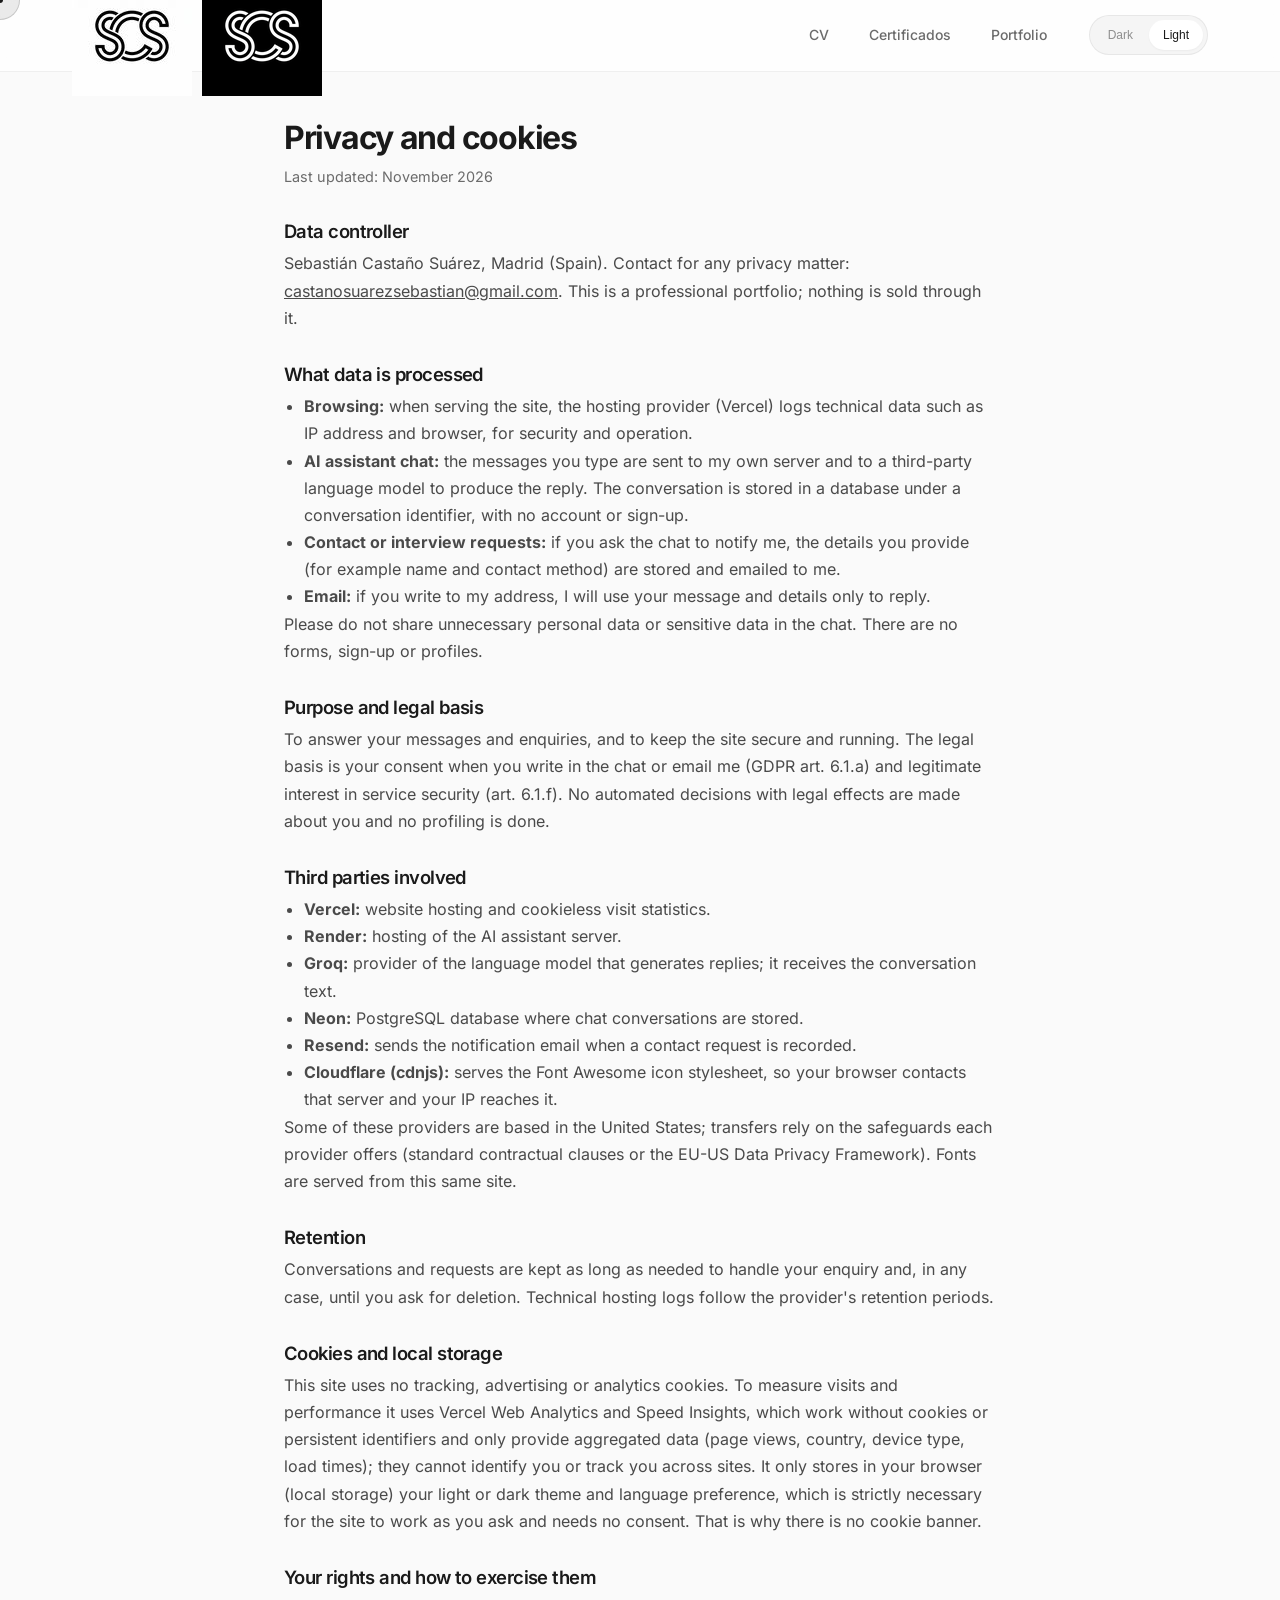
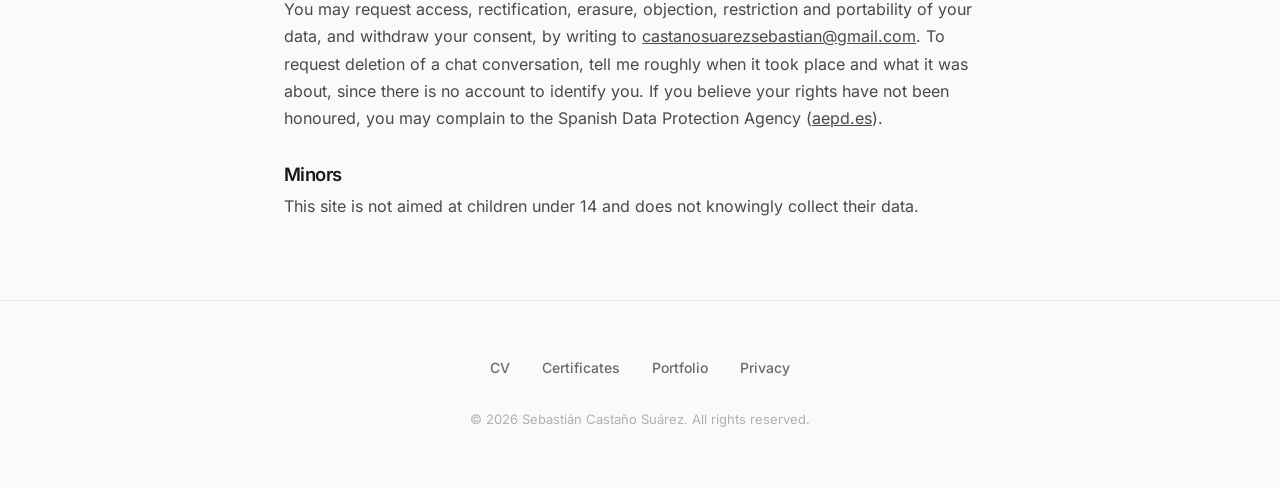
<file: privacidad.html>
<!DOCTYPE html>
<html lang="es" data-theme="dark">
<head>
  <meta charset="UTF-8">
  <meta name="viewport" content="width=device-width, initial-scale=1.0">
  <meta name="description" content="Política de privacidad y cookies de Sebastián Castaño Suárez">
  <title>Privacidad | Sebastián Castaño Suárez</title>
  <meta name="i18n-title" content="privacy.page.title">

  <link rel="icon" type="image/svg+xml" href="data:image/svg+xml,<svg xmlns='http://www.w3.org/2000/svg' viewBox='0 0 100 100'><text y='.9em' font-size='90'>S</text></svg>">
  <link rel="stylesheet" href="assets/css/fonts.css">
  <link rel="stylesheet" href="assets/css/style.css">
  <link rel="stylesheet" href="https://cdnjs.cloudflare.com/ajax/libs/font-awesome/6.5.1/css/all.min.css">

  <style>
    .legal { max-width: 760px; margin: 0 auto; padding: 120px 24px 80px; }
    .legal h1 { font-size: 2rem; margin-bottom: 8px; }
    .legal h2 { font-size: 1.15rem; margin: 32px 0 8px; }
    .legal p, .legal li { color: var(--text-secondary); line-height: 1.7; }
    .legal ul { padding-left: 20px; }
    .legal a { text-decoration: underline; }
    .legal .upd { color: var(--text-tertiary); font-size: .9rem; }
    html[lang="en"] .legal .es, html:not([lang="en"]) .legal .en { display: none; }
  </style>
</head>
<body>
  <a class="skip-link" href="#contenido">Saltar al contenido</a>
  <!-- Header -->
  <header class="header">

    <div class="header-content">

      <a href="index.html" class="logo">
        <img src="assets/images/blancoSCS.png" alt="SCS" class="logo-img logo-img--light">
        <img src="assets/images/negroSCS.png" alt="SCS" class="logo-img logo-img--dark">
      </a>



      <nav class="nav">

        <a href="index.html" class="nav-link">CV</a>

        <a href="certificados.html" class="nav-link">Certificados</a>

        <a href="portfolio.html" class="nav-link">Portfolio</a>



        <div class="theme-toggle">

          <button class="theme-btn" data-theme="dark" data-i18n="nav.theme.dark">Dark</button>

          <button class="theme-btn active" data-theme="light" data-i18n="nav.theme.light">Light</button>

        </div>

      </nav>



      <button class="mobile-menu-btn" aria-label="Menu" aria-expanded="false">

        <span></span>

        <span></span>

        <span></span>

      </button>

    </div>

  </header>

  <main id="contenido" tabindex="-1" class="legal">
<div class="es" lang="es">
<h1>Privacidad y cookies</h1>
<p class="upd">Última actualización: noviembre de 2026</p>
<h2>Quién es el responsable</h2>
<p>Sebastián Castaño Suárez, Madrid (España). Contacto para cualquier asunto de privacidad: <a href='mailto:castanosuarezsebastian@gmail.com'>castanosuarezsebastian@gmail.com</a>. Esta web es un portfolio profesional, sin venta de productos ni servicios.</p>
<h2>Qué datos se tratan</h2>
<ul><li><strong>Navegación:</strong> al servir la web, el hosting (Vercel) registra datos técnicos como la dirección IP y el navegador, con fines de seguridad y funcionamiento.</li><li><strong>Chat con el asistente de IA:</strong> los mensajes que escribas se envían a un servidor propio y a un modelo de lenguaje de terceros para generar la respuesta. La conversación se guarda en una base de datos asociada a un identificador de conversación, sin cuenta ni registro.</li><li><strong>Solicitudes de contacto o entrevista:</strong> si pides por el chat que me avisen, los datos que facilites (por ejemplo nombre y medio de contacto) se guardan y se me envían por correo electrónico.</li><li><strong>Email:</strong> si me escribes a mi correo, trataré tu mensaje y tus datos solo para responderte.</li></ul><p>Por favor, no compartas en el chat datos personales innecesarios ni datos sensibles. No hay formularios, registro ni perfiles.</p>
<h2>Finalidad y base legal</h2>
<p>Responder a tus mensajes y consultas, y mantener la web segura y operativa. La base legal es tu consentimiento al escribir en el chat o enviarme un correo (art. 6.1.a RGPD) y el interés legítimo en la seguridad del servicio (art. 6.1.f). No se toman decisiones automatizadas con efectos jurídicos sobre ti ni se hacen perfiles.</p>
<h2>Terceros que intervienen</h2>
<ul><li><strong>Vercel:</strong> alojamiento de la web y estadísticas de visitas sin cookies.</li><li><strong>Render:</strong> alojamiento del servidor del asistente de IA.</li><li><strong>Groq:</strong> proveedor del modelo de lenguaje que genera las respuestas; recibe el texto de la conversación.</li><li><strong>Neon:</strong> base de datos PostgreSQL donde se guardan las conversaciones del chat.</li><li><strong>Resend:</strong> envío del correo de aviso cuando se registra una solicitud de contacto.</li><li><strong>Cloudflare (cdnjs):</strong> sirve la hoja de iconos Font Awesome, por lo que tu navegador contacta con ese servidor y le llega tu IP.</li></ul><p>Algunos de estos proveedores están en Estados Unidos; la transferencia se ampara en las garantías que cada proveedor ofrece (cláusulas contractuales tipo o Marco de Privacidad de Datos UE-EE. UU.). Las fuentes tipográficas se sirven desde esta misma web.</p>
<h2>Conservación</h2>
<p>Las conversaciones y solicitudes se conservan el tiempo necesario para atender tu consulta y, en todo caso, hasta que pidas su supresión. Los registros técnicos del hosting siguen los plazos del proveedor.</p>
<h2>Cookies y almacenamiento local</h2>
<p>Esta web no usa cookies de seguimiento, publicidad ni analítica. Para medir visitas y rendimiento usa Vercel Web Analytics y Speed Insights, que funcionan sin cookies ni identificadores persistentes y solo ofrecen datos agregados (páginas vistas, país, tipo de dispositivo, tiempos de carga); no permiten identificarte ni seguirte entre webs. Solo guarda en tu navegador (almacenamiento local) tu preferencia de tema claro u oscuro y de idioma, que es estrictamente necesario para que la web funcione como pides y no requiere consentimiento. Por eso no hay banner de cookies.</p>
<h2>Tus derechos y cómo ejercerlos</h2>
<p>Puedes pedir acceso, rectificación, supresión, oposición, limitación del tratamiento y portabilidad de tus datos, y retirar tu consentimiento, escribiendo a <a href='mailto:castanosuarezsebastian@gmail.com'>castanosuarezsebastian@gmail.com</a>. Para pedir la supresión de una conversación del chat, indica aproximadamente cuándo la tuviste y su contenido, ya que no hay cuenta que me permita identificarte. Si consideras que no se han atendido tus derechos, puedes reclamar ante la Agencia Española de Protección de Datos (<a href='https://www.aepd.es' rel='noopener'>aepd.es</a>).</p>
<h2>Menores</h2>
<p>Esta web no está dirigida a menores de 14 años ni recoge datos suyos de forma intencionada.</p>
</div>
<div class="en" lang="en">
<h1>Privacy and cookies</h1>
<p class="upd">Last updated: November 2026</p>
<h2>Data controller</h2>
<p>Sebastián Castaño Suárez, Madrid (Spain). Contact for any privacy matter: <a href='mailto:castanosuarezsebastian@gmail.com'>castanosuarezsebastian@gmail.com</a>. This is a professional portfolio; nothing is sold through it.</p>
<h2>What data is processed</h2>
<ul><li><strong>Browsing:</strong> when serving the site, the hosting provider (Vercel) logs technical data such as IP address and browser, for security and operation.</li><li><strong>AI assistant chat:</strong> the messages you type are sent to my own server and to a third-party language model to produce the reply. The conversation is stored in a database under a conversation identifier, with no account or sign-up.</li><li><strong>Contact or interview requests:</strong> if you ask the chat to notify me, the details you provide (for example name and contact method) are stored and emailed to me.</li><li><strong>Email:</strong> if you write to my address, I will use your message and details only to reply.</li></ul><p>Please do not share unnecessary personal data or sensitive data in the chat. There are no forms, sign-up or profiles.</p>
<h2>Purpose and legal basis</h2>
<p>To answer your messages and enquiries, and to keep the site secure and running. The legal basis is your consent when you write in the chat or email me (GDPR art. 6.1.a) and legitimate interest in service security (art. 6.1.f). No automated decisions with legal effects are made about you and no profiling is done.</p>
<h2>Third parties involved</h2>
<ul><li><strong>Vercel:</strong> website hosting and cookieless visit statistics.</li><li><strong>Render:</strong> hosting of the AI assistant server.</li><li><strong>Groq:</strong> provider of the language model that generates replies; it receives the conversation text.</li><li><strong>Neon:</strong> PostgreSQL database where chat conversations are stored.</li><li><strong>Resend:</strong> sends the notification email when a contact request is recorded.</li><li><strong>Cloudflare (cdnjs):</strong> serves the Font Awesome icon stylesheet, so your browser contacts that server and your IP reaches it.</li></ul><p>Some of these providers are based in the United States; transfers rely on the safeguards each provider offers (standard contractual clauses or the EU-US Data Privacy Framework). Fonts are served from this same site.</p>
<h2>Retention</h2>
<p>Conversations and requests are kept as long as needed to handle your enquiry and, in any case, until you ask for deletion. Technical hosting logs follow the provider's retention periods.</p>
<h2>Cookies and local storage</h2>
<p>This site uses no tracking, advertising or analytics cookies. To measure visits and performance it uses Vercel Web Analytics and Speed Insights, which work without cookies or persistent identifiers and only provide aggregated data (page views, country, device type, load times); they cannot identify you or track you across sites. It only stores in your browser (local storage) your light or dark theme and language preference, which is strictly necessary for the site to work as you ask and needs no consent. That is why there is no cookie banner.</p>
<h2>Your rights and how to exercise them</h2>
<p>You may request access, rectification, erasure, objection, restriction and portability of your data, and withdraw your consent, by writing to <a href='mailto:castanosuarezsebastian@gmail.com'>castanosuarezsebastian@gmail.com</a>. To request deletion of a chat conversation, tell me roughly when it took place and what it was about, since there is no account to identify you. If you believe your rights have not been honoured, you may complain to the Spanish Data Protection Agency (<a href='https://www.aepd.es' rel='noopener'>aepd.es</a>).</p>
<h2>Minors</h2>
<p>This site is not aimed at children under 14 and does not knowingly collect their data.</p>
</div>
</main>

  <!-- Footer -->
  <footer class="footer">
    <div class="container">
      <div class="footer-content">
        <div class="footer-links">
          <a href="index.html" class="footer-link">CV</a>
          <a href="certificados.html" class="footer-link" data-i18n="nav.certs">Certificados</a>
          <a href="portfolio.html" class="footer-link" data-i18n="nav.portfolio">Portfolio</a>
          <a href="privacidad.html" class="footer-link" data-i18n="footer.privacy">Privacidad</a>
        </div>
        <p class="footer-copyright">
          <span data-i18n="footer.rights">© 2024 Sebastián Castaño Suárez. Todos los derechos reservados.</span>
        </p>
      </div>
    </div>
  </footer>

  <script src="assets/js/i18n.js"></script>
  <script src="assets/js/main.js"></script>
</body>
</html>
</file>
<file: assets/css/fonts.css>
/* Fuentes autoalojadas (Inter, Space Grotesk, JetBrains Mono; licencia SIL OFL). Subconjunto latin. */
@font-face {
  font-family: 'Inter';
  font-style: normal;
  font-weight: 300 700;
  font-display: swap;
  src: url(../fonts/inter.woff2) format('woff2');
  unicode-range: U+0000-00FF, U+0131, U+0152-0153, U+02BB-02BC, U+02C6, U+02DA, U+02DC, U+0304, U+0308, U+0329, U+2000-206F, U+20AC, U+2122, U+2191, U+2193, U+2212, U+2215, U+FEFF, U+FFFD;
}
@font-face {
  font-family: 'JetBrains Mono';
  font-style: normal;
  font-weight: 400 500;
  font-display: swap;
  src: url(../fonts/jetbrains-mono.woff2) format('woff2');
  unicode-range: U+0000-00FF, U+0131, U+0152-0153, U+02BB-02BC, U+02C6, U+02DA, U+02DC, U+0304, U+0308, U+0329, U+2000-206F, U+20AC, U+2122, U+2191, U+2193, U+2212, U+2215, U+FEFF, U+FFFD;
}
@font-face {
  font-family: 'Space Grotesk';
  font-style: normal;
  font-weight: 500 600;
  font-display: swap;
  src: url(../fonts/space-grotesk.woff2) format('woff2');
  unicode-range: U+0000-00FF, U+0131, U+0152-0153, U+02BB-02BC, U+02C6, U+02DA, U+02DC, U+0304, U+0308, U+0329, U+2000-206F, U+20AC, U+2122, U+2191, U+2193, U+2212, U+2215, U+FEFF, U+FFFD;
}
</file>
<file: assets/css/style.css>
/* ===================================
   Portfolio Impresionante - Main Styles
   Inspirado en Cosmos.so
   =================================== */

/* Font imports */
@import url('https://fonts.googleapis.com/css2?family=Inter:wght@300;400;500;600;700&display=swap');

/* CSS Variables */
:root {
  /* Light Theme */
  --bg-primary: #fafafa;
  --bg-secondary: #ffffff;
  --bg-tertiary: #f5f5f5;
  --bg-card: #ffffff;
  --bg-glass: rgba(255, 255, 255, 0.75);

  --text-primary: #1a1a1a;
  --text-secondary: #4a4a4a;
  --text-tertiary: #6b6b6b;
  --text-muted: #b0b0b0;

  --border-color: rgba(0, 0, 0, 0.06);
  --border-color-hover: rgba(0, 0, 0, 0.12);

  --accent-primary: #1a1a1a;
  --accent-secondary: #404040;
  --accent-automation: #10b981;
  --accent-data: #3b82f6;
  --accent-software: #8b5cf6;

  --shadow-sm: 0 1px 2px rgba(0, 0, 0, 0.04);
  --shadow-md: 0 4px 12px rgba(0, 0, 0, 0.06);
  --shadow-lg: 0 12px 40px rgba(0, 0, 0, 0.08);
  --shadow-glow: 0 0 60px rgba(0, 0, 0, 0.04);
  --shadow-card: 0 2px 8px rgba(0, 0, 0, 0.04);

  --radius-sm: 8px;
  --radius-md: 12px;
  --radius-lg: 16px;
  --radius-xl: 24px;
  --radius-2xl: 32px;
  --radius-full: 9999px;

  --transition-fast: 0.15s ease;
  --transition-normal: 0.3s cubic-bezier(0.4, 0, 0.2, 1);
  --transition-slow: 0.5s cubic-bezier(0.4, 0, 0.2, 1);
  --transition-bounce: 0.4s cubic-bezier(0.34, 1.56, 0.64, 1);

  --font-primary: 'Inter', -apple-system, BlinkMacSystemFont, sans-serif;

  --container-max: 1200px;
  --header-height: 72px;

  /* Cursor colors */
  --cursor-bg: rgba(0, 0, 0, 0.08);
  --cursor-border: rgba(0, 0, 0, 0.15);
  --cursor-dot: #1a1a1a;
}

/* Dark Theme */
[data-theme="dark"] {
  --bg-primary: #0a0a0a;
  --bg-secondary: #111111;
  --bg-tertiary: #161616;
  --bg-card: #141414;
  --bg-glass: rgba(15, 15, 15, 0.85);

  --text-primary: #f0f0f0;
  --text-secondary: #a0a0a0;
  --text-tertiary: #8f8f8f;
  --text-muted: #404040;

  --border-color: rgba(255, 255, 255, 0.06);
  --border-color-hover: rgba(255, 255, 255, 0.12);

  --accent-primary: #f0f0f0;
  --accent-secondary: #c0c0c0;

  --shadow-sm: 0 1px 2px rgba(0, 0, 0, 0.4);
  --shadow-md: 0 4px 12px rgba(0, 0, 0, 0.5);
  --shadow-lg: 0 12px 40px rgba(0, 0, 0, 0.6);
  --shadow-glow: 0 0 80px rgba(255, 255, 255, 0.02);
  --shadow-card: 0 2px 8px rgba(0, 0, 0, 0.3);

  /* Cursor colors dark */
  --cursor-bg: rgba(255, 255, 255, 0.08);
  --cursor-border: rgba(255, 255, 255, 0.15);
  --cursor-dot: #f0f0f0;
}

/* Reset & Base */
*, *::before, *::after {
  box-sizing: border-box;
  margin: 0;
  padding: 0;
}

html {
  scroll-behavior: smooth;
  font-size: 16px;
}

body {
  font-family: var(--font-primary);
  background-color: var(--bg-primary);
  color: var(--text-primary);
  line-height: 1.6;
  min-height: 100vh;
  overflow-x: hidden;
  transition: background-color var(--transition-slow), color var(--transition-slow);
  cursor: none;
}

/* ===================================
   CUSTOM CURSOR - Cosmos.so Style
   =================================== */
#custom-cursor {
  position: fixed;
  width: 40px;
  height: 40px;
  border-radius: 50%;
  background: var(--cursor-bg);
  border: 1px solid var(--cursor-border);
  pointer-events: none;
  /* Por encima de TODO, widget del agente incluido (z-index 2147483000): el
     puntero es la referencia visual de donde estas apuntando, y detras de un
     panel se pierde de vista. Con pointer-events:none no intercepta clicks. */
  z-index: 2147483646;
  transform: translate(-50%, -50%);
  transition:
    width 0.3s cubic-bezier(0.4, 0, 0.2, 1),
    height 0.3s cubic-bezier(0.4, 0, 0.2, 1),
    background 0.3s ease,
    border-color 0.3s ease,
    opacity 0.3s ease;
  mix-blend-mode: normal;
  backdrop-filter: blur(4px);
  -webkit-backdrop-filter: blur(4px);
}

#cursor-dot {
  position: fixed;
  width: 6px;
  height: 6px;
  border-radius: 50%;
  background: var(--cursor-dot);
  pointer-events: none;
  /* Uno mas que #custom-cursor, para que el punto quede sobre el circulo. */
  z-index: 2147483647;
  transform: translate(-50%, -50%);
  transition:
    width 0.15s ease,
    height 0.15s ease,
    opacity 0.2s ease;
}

/* Cursor hover states */
#custom-cursor.cursor-hover {
  width: 60px;
  height: 60px;
  background: rgba(59, 130, 246, 0.08);
  border-color: var(--accent-data);
}

#custom-cursor.cursor-hover-data {
  background: rgba(59, 130, 246, 0.1);
  border-color: var(--accent-data);
}

#custom-cursor.cursor-hover-automation {
  background: rgba(16, 185, 129, 0.1);
  border-color: var(--accent-automation);
}

#custom-cursor.cursor-hover-software {
  background: rgba(139, 92, 246, 0.1);
  border-color: var(--accent-software);
}

#custom-cursor.cursor-click {
  transform: translate(-50%, -50%) scale(0.9);
}

#cursor-dot.cursor-hover {
  width: 4px;
  height: 4px;
  opacity: 0.6;
}

/* Hide cursor on touch devices */
@media (hover: none) and (pointer: coarse) {
  body {
    cursor: auto;
  }

  #custom-cursor,
  #cursor-dot {
    display: none !important;
  }
}

/* Scrollbar Styling */
::-webkit-scrollbar {
  width: 6px;
  height: 6px;
}

::-webkit-scrollbar-track {
  background: var(--bg-secondary);
}

::-webkit-scrollbar-thumb {
  background: var(--text-muted);
  border-radius: var(--radius-full);
}

::-webkit-scrollbar-thumb:hover {
  background: var(--text-tertiary);
}

/* Selection */
::selection {
  background: var(--accent-data);
  color: white;
}

/* Typography */
h1, h2, h3, h4, h5, h6 {
  font-weight: 600;
  line-height: 1.15;
  letter-spacing: -0.03em;
  color: var(--text-primary);
}

h1 {
  font-size: clamp(2.75rem, 6vw, 4.5rem);
  font-weight: 700;
  letter-spacing: -0.04em;
}

h2 {
  font-size: clamp(2rem, 4vw, 3rem);
  margin-bottom: 0.5em;
}

h3 {
  font-size: clamp(1.25rem, 2vw, 1.5rem);
}

h4 {
  font-size: 1.125rem;
}

p {
  color: var(--text-secondary);
  font-size: 1rem;
  line-height: 1.75;
  font-weight: 400;
}

a {
  color: inherit;
  text-decoration: none;
  transition: color var(--transition-fast);
  cursor: none;
}

button {
  cursor: none;
}

/* Layout */
.container {
  width: 100%;
  max-width: var(--container-max);
  margin: 0 auto;
  padding: 0 32px;
}

@media (max-width: 768px) {
  .container {
    padding: 0 20px;
  }
}

.section {
  padding: 100px 0;
}

@media (max-width: 768px) {
  .section {
    padding: 64px 0;
  }
}

/* Header & Navigation */
.header {
  position: fixed;
  top: 0;
  left: 0;
  right: 0;
  height: var(--header-height);
  background: var(--bg-glass);
  backdrop-filter: blur(20px);
  -webkit-backdrop-filter: blur(20px);
  border-bottom: 1px solid var(--border-color);
  z-index: 1000;
  transition: all var(--transition-slow);
}

.header.scrolled {
  background: var(--bg-glass);
  box-shadow: var(--shadow-sm);
}

.header-content {
  display: flex;
  align-items: center;
  justify-content: space-between;
  height: 100%;
  max-width: var(--container-max);
  margin: 0 auto;
  padding: 0 32px;
}

.logo {
  font-size: 1.125rem;
  font-weight: 600;
  letter-spacing: -0.02em;
  display: flex;
  align-items: center;
  gap: 10px;
  transition: opacity var(--transition-fast);
}

.logo:hover {
  opacity: 0.7;
}

.logo-dot {
  width: 8px;
  height: 8px;
  background: linear-gradient(135deg, var(--accent-data), var(--accent-software));
  border-radius: 50%;
  animation: pulse 2s ease-in-out infinite;
}

@keyframes pulse {
  0%, 100% { opacity: 1; transform: scale(1); }
  50% { opacity: 0.7; transform: scale(0.95); }
}

.nav {
  display: flex;
  align-items: center;
  gap: 4px;
}

.nav-link {
  padding: 10px 18px;
  border-radius: var(--radius-full);
  font-size: 0.875rem;
  font-weight: 500;
  color: var(--text-tertiary);
  transition: all var(--transition-fast);
}

.nav-link:hover {
  color: var(--text-primary);
}

.nav-link.active {
  color: var(--text-primary);
  background: var(--bg-tertiary);
}

.theme-toggle {
  display: flex;
  align-items: center;
  gap: 2px;
  padding: 4px;
  background: var(--bg-tertiary);
  border-radius: var(--radius-full);
  border: 1px solid var(--border-color);
  margin-left: 20px;
}

.theme-btn {
  padding: 8px 14px;
  font-size: 0.75rem;
  font-weight: 500;
  border-radius: var(--radius-full);
  border: none;
  background: transparent;
  color: var(--text-tertiary);
  cursor: none;
  transition: all var(--transition-fast);
}

.theme-btn:hover {
  color: var(--text-secondary);
}

.theme-btn.active {
  background: var(--bg-card);
  color: var(--text-primary);
  box-shadow: var(--shadow-sm);
}

/* Mobile Navigation */
.mobile-menu-btn {
  display: none;
  flex-direction: column;
  gap: 5px;
  padding: 10px;
  background: none;
  border: none;
  cursor: none;
}

.mobile-menu-btn span {
  width: 22px;
  height: 2px;
  background: var(--text-primary);
  border-radius: 2px;
  transition: all var(--transition-fast);
}

.mobile-menu-btn.active span:nth-child(1) {
  transform: rotate(45deg) translate(5px, 5px);
}

.mobile-menu-btn.active span:nth-child(2) {
  opacity: 0;
}

.mobile-menu-btn.active span:nth-child(3) {
  transform: rotate(-45deg) translate(5px, -5px);
}

@media (max-width: 768px) {
  .nav {
    position: fixed;
    top: var(--header-height);
    left: 0;
    right: 0;
    background: var(--bg-glass);
    backdrop-filter: blur(20px);
    -webkit-backdrop-filter: blur(20px);
    flex-direction: column;
    padding: 20px;
    gap: 4px;
    border-bottom: 1px solid var(--border-color);
    transform: translateY(-120%);
    opacity: 0;
    pointer-events: none;
    transition: all var(--transition-normal);
  }

  .nav.open {
    transform: translateY(0);
    opacity: 1;
    pointer-events: all;
  }

  .nav-link {
    width: 100%;
    text-align: center;
    padding: 16px;
  }

  .mobile-menu-btn {
    display: flex;
  }

  .theme-toggle {
    margin-left: 0;
    margin-top: 12px;
  }
}

/* Hero Section */
.hero {
  min-height: 100vh;
  display: flex;
  align-items: center;
  padding-top: var(--header-height);
  position: relative;
  overflow: hidden;
}

.hero::before {
  content: '';
  position: absolute;
  top: 0;
  left: 50%;
  transform: translateX(-50%);
  width: 1000px;
  height: 1000px;
  background: radial-gradient(circle, var(--accent-data) 0%, transparent 60%);
  opacity: 0.025;
  pointer-events: none;
}

.hero::after {
  content: '';
  position: absolute;
  bottom: 0;
  right: 0;
  width: 600px;
  height: 600px;
  background: radial-gradient(circle, var(--accent-software) 0%, transparent 60%);
  opacity: 0.02;
  pointer-events: none;
}

.hero-content {
  display: grid;
  grid-template-columns: 1.2fr 1fr;
  gap: 80px;
  align-items: center;
}

.hero-text h1 {
  margin-bottom: 20px;
  line-height: 1.05;
}

.hero-titles {
  display: flex;
  gap: 10px;
  flex-wrap: wrap;
  margin-bottom: 28px;
}

.title-badge {
  padding: 10px 18px;
  background: var(--bg-secondary);
  border: 1px solid var(--border-color);
  border-radius: var(--radius-full);
  font-size: 0.875rem;
  font-weight: 500;
  color: var(--text-secondary);
  display: flex;
  align-items: center;
  gap: 10px;
  transition: all var(--transition-fast);
}

.title-badge:hover {
  border-color: var(--border-color-hover);
  transform: translateY(-2px);
}

.title-badge::before {
  content: '';
  width: 6px;
  height: 6px;
  border-radius: 50%;
  background: var(--accent-data);
}

.title-badge.automation::before {
  background: var(--accent-automation);
}

.title-badge.software::before {
  background: var(--accent-software);
}

.title-badge i {
  font-size: 0.875rem;
  opacity: 0.6;
}

.hero-description {
  font-size: 1.125rem;
  color: var(--text-secondary);
  margin-bottom: 36px;
  max-width: 520px;
  line-height: 1.8;
}

.hero-cta {
  display: flex;
  gap: 12px;
  flex-wrap: wrap;
}

.hero-image {
  display: flex;
  justify-content: center;
  align-items: center;
}

.profile-container {
  position: relative;
  width: 340px;
  height: 340px;
}

.profile-image {
  width: 100%;
  height: 100%;
  border-radius: var(--radius-2xl);
  object-fit: cover;
  border: 1px solid var(--border-color);
  box-shadow: var(--shadow-lg);
  overflow: hidden;
}

.profile-decorations {
  position: absolute;
  inset: -24px;
  pointer-events: none;
}

.decoration-ring {
  position: absolute;
  inset: 0;
  border: 1px solid var(--border-color);
  border-radius: var(--radius-2xl);
  transform: rotate(3deg);
  opacity: 0.5;
}

.decoration-ring:nth-child(2) {
  transform: rotate(-3deg);
  inset: -12px;
  opacity: 0.3;
}

@media (max-width: 968px) {
  .hero-content {
    grid-template-columns: 1fr;
    gap: 56px;
    text-align: center;
  }

  .hero-titles {
    justify-content: center;
  }

  .hero-description {
    margin-left: auto;
    margin-right: auto;
  }

  .hero-cta {
    justify-content: center;
  }

  .profile-container {
    width: 280px;
    height: 280px;
    margin: 0 auto;
  }
}

/* Buttons */
.btn {
  display: inline-flex;
  align-items: center;
  justify-content: center;
  gap: 10px;
  padding: 14px 28px;
  font-family: inherit;
  font-size: 0.875rem;
  font-weight: 500;
  border-radius: var(--radius-full);
  border: 1px solid transparent;
  cursor: none;
  transition: all var(--transition-normal);
}

.btn-primary {
  background: var(--accent-primary);
  color: var(--bg-primary);
  border-color: var(--accent-primary);
}

.btn-primary:hover {
  transform: translateY(-3px);
  box-shadow: 0 10px 30px rgba(0, 0, 0, 0.15);
}

.btn-secondary {
  background: transparent;
  color: var(--text-primary);
  border-color: var(--border-color);
}

.btn-secondary:hover {
  background: var(--bg-tertiary);
  border-color: var(--border-color-hover);
  transform: translateY(-2px);
}

.btn-icon {
  width: 48px;
  height: 48px;
  padding: 0;
  border-radius: var(--radius-md);
}

/* Section Headers */
.section-header {
  text-align: center;
  margin-bottom: 64px;
}

.section-header h2 {
  margin-bottom: 16px;
}

.section-header p {
  max-width: 560px;
  margin: 0 auto;
  font-size: 1.0625rem;
}

/* Cards Grid */
.cards-grid {
  display: grid;
  grid-template-columns: repeat(auto-fill, minmax(300px, 1fr));
  gap: 20px;
}

.cards-grid-3 {
  grid-template-columns: repeat(auto-fill, minmax(340px, 1fr));
}

/* Skill Cards */
.skill-card {
  position: relative;
  padding: 28px;
  background: var(--bg-card);
  border: 1px solid var(--border-color);
  border-radius: var(--radius-lg);
  cursor: none;
  transition: all var(--transition-normal);
  overflow: hidden;
}

.skill-card::before {
  content: '';
  position: absolute;
  inset: 0;
  background: linear-gradient(135deg, transparent 40%, var(--bg-tertiary) 100%);
  opacity: 0;
  transition: opacity var(--transition-normal);
}

.skill-card:hover {
  transform: translateY(-6px) scale(1.01);
  border-color: var(--border-color-hover);
  box-shadow: var(--shadow-md);
}

.skill-card:hover::before {
  opacity: 1;
}

.skill-card-content {
  position: relative;
  z-index: 1;
}

.skill-icon {
  width: 44px;
  height: 44px;
  margin-bottom: 16px;
  display: flex;
  align-items: center;
  justify-content: center;
  background: var(--bg-tertiary);
  border-radius: var(--radius-md);
  font-size: 1.25rem;
  color: var(--text-secondary);
}

.skill-card h4 {
  margin-bottom: 8px;
  font-weight: 600;
}

.skill-card p {
  font-size: 0.875rem;
  margin-bottom: 16px;
  line-height: 1.6;
}

.skill-tags {
  display: flex;
  flex-wrap: wrap;
  gap: 6px;
}

.skill-tag {
  padding: 5px 12px;
  background: var(--bg-tertiary);
  border-radius: var(--radius-full);
  font-size: 0.75rem;
  font-weight: 500;
  color: var(--text-tertiary);
}

.skill-icon img {
    width: 40px;
    height: 40px;
    object-fit: contain;
    filter: none !important; /* Elimina cualquier filtro de blanco y negro */
    opacity: 1 !important;    /* Asegura que no estén semi-transparentes */
    transition: transform 0.3s ease;
}

/* Si quieres que al pasar el ratón solo se muevan un poco pero mantengan el color */
.skill-card:hover .skill-icon img {
    transform: scale(1.1);
    filter: none !important;
}
/* Experience Cards */

#experiencia, #educacion {
    padding-bottom: 80px; /* Asegura espacio al final de la sección */
    border-bottom: 1px solid rgba(0, 0, 0, 0.05); /* Línea divisoria muy sutil */
}
.cards-grid {
    gap: 2.5rem; /* Aumenta el espacio entre columnas y filas */
}

.experience-card {
  position: relative;
  padding: 36px;
  background: var(--bg-card);
  border: 1px solid var(--border-color);
  border-radius: var(--radius-lg);
  transition: all var(--transition-normal);
  margin-bottom: 1.5rem;
}

.experience-card:hover {
  border-color: var(--border-color-hover);
  box-shadow: var(--shadow-md);
  transform: translateY(-4px);
}

.experience-header {
  display: flex;
  justify-content: space-between;
  align-items: flex-start;
  margin-bottom: 16px;
  flex-wrap: wrap;
  gap: 12px;
}

.experience-company {
  font-size: 1.125rem;
  font-weight: 600;
}

.experience-date {
  padding: 6px 14px;
  background: var(--bg-tertiary);
  border-radius: var(--radius-full);
  font-size: 0.75rem;
  font-weight: 500;
  color: var(--text-tertiary);
}

.experience-role {
  font-size: 0.9375rem;
  color: var(--accent-data);
  font-weight: 500;
  margin-bottom: 16px;
}

.experience-description {
  font-size: 0.875rem;
  color: var(--text-secondary);
  margin-bottom: 24px;
  line-height: 1.7;
}
/* Education section */

/* Sección de Educación */
#educacion {
    background-color: var(--bg-primary); /* Fondo claro para contrastar con el gris de Experiencia */
    padding: 100px 0;
}
/* Unificar etiquetas de Educación con las de Experiencia */
#educacion .skill-tag {
    background: var(--bg-primary); /* Fondo neutro */
    color: var(--text-secondary);  /* Texto gris suave */
    border: 1px solid rgba(0, 0, 0, 0.05); /* Borde sutil */
    padding: 4px 12px;
    border-radius: 20px;
    font-size: 0.75rem;
    font-weight: 500;
}


/* Quitar cualquier borde de color en la tarjeta de educación para que sea igual a la de experiencia */
#educacion .experience-card {
  position: relative;
  padding: 36px;
  background: var(--bg-card);
  border: 1px solid var(--border-color);
  border-radius: var(--radius-lg);
  transition: all var(--transition-normal);
  margin-bottom: 1.5rem;
}
#educacion .experience-card:hover {
  border-color: var(--border-color-hover);
  box-shadow: var(--shadow-md);
  transform: translateY(-4px);
}

#educacion .experience-company {
    color: var(--accent-primary);
    font-weight: 700;
}

/* Ajuste para que el grid se vea bien si añades más títulos en el futuro */
.cards-grid-3 {
    display: grid;
    grid-template-columns: repeat(auto-fit, minmax(320px, 1fr));
    gap: 2rem;
}

/* Contact Section */
.contact-grid {
  display: grid;
  grid-template-columns: repeat(auto-fit, minmax(280px, 1fr));
  gap: 16px;
}

.contact-item {
  display: flex;
  align-items: center;
  gap: 18px;
  padding: 24px;
  background: var(--bg-card);
  border: 1px solid var(--border-color);
  border-radius: var(--radius-lg);
  transition: all var(--transition-normal);
}

.contact-item:hover {
  border-color: var(--border-color-hover);
  transform: translateX(6px);
  box-shadow: var(--shadow-sm);
}

.contact-icon {
  width: 48px;
  height: 48px;
  display: flex;
  align-items: center;
  justify-content: center;
  background: var(--bg-tertiary);
  border-radius: var(--radius-md);
  color: var(--text-secondary);
  font-size: 1.125rem;
}

.contact-info {
  flex: 1;
}

.contact-label {
  display: block;
  font-size: 0.75rem;
  color: var(--text-tertiary);
  text-transform: uppercase;
  letter-spacing: 0.08em;
  font-weight: 500;
  margin-bottom: 4px;
}

.contact-value {
  font-size: 0.9375rem;
  font-weight: 500;
  color: var(--text-primary);
}

/* Footer */
.footer {
  padding: 56px 0;
  border-top: 1px solid var(--border-color);
  text-align: center;
}

.footer-content {
  display: flex;
  flex-direction: column;
  align-items: center;
  gap: 28px;
}

.footer-links {
  display: flex;
  gap: 32px;
}

.footer-link {
  color: var(--text-tertiary);
  font-size: 0.875rem;
  font-weight: 500;
  transition: color var(--transition-fast);
}

.footer-link:hover {
  color: var(--text-primary);
}

.footer-copyright {
  font-size: 0.8125rem;
  color: var(--text-muted);
}

/* Animations */
@keyframes fadeIn {
  from {
    opacity: 0;
    transform: translateY(24px);
  }
  to {
    opacity: 1;
    transform: translateY(0);
  }
}

@keyframes slideUp {
  from {
    opacity: 0;
    transform: translateY(40px);
  }
  to {
    opacity: 1;
    transform: translateY(0);
  }
}

@keyframes scaleIn {
  from {
    opacity: 0;
    transform: scale(0.96);
  }
  to {
    opacity: 1;
    transform: scale(1);
  }
}

@keyframes float {
  0%, 100% {
    transform: translateY(0);
  }
  50% {
    transform: translateY(-8px);
  }
}

.animate-fade-in {
  animation: fadeIn 0.7s cubic-bezier(0.4, 0, 0.2, 1) forwards;
}

.animate-slide-up {
  animation: slideUp 0.8s cubic-bezier(0.4, 0, 0.2, 1) forwards;
}

.animate-scale-in {
  animation: scaleIn 0.6s cubic-bezier(0.4, 0, 0.2, 1) forwards;
}

/* Stagger animations */
.stagger-item {
  opacity: 0;
  transform: translateY(20px);
}

.stagger-item.visible {
  animation: fadeIn 0.6s cubic-bezier(0.4, 0, 0.2, 1) forwards;
}

/* Hidden/Filtered state */
.hidden {
  display: none !important;
}

.filtered-out {
  opacity: 0;
  transform: scale(0.95);
  pointer-events: none;
}

.filtered-in {
  opacity: 1;
  transform: scale(1);
}

/* Main content offset */
main {
  padding-top: var(--header-height);
}

/* Page transitions */
.page-enter {
  opacity: 0;
  transform: translateY(20px);
}

.page-enter-active {
  opacity: 1;
  transform: translateY(0);
  transition: opacity var(--transition-slow), transform var(--transition-slow);
}

/* Utility classes */
.text-center { text-align: center; }
.text-left { text-align: left; }
.text-right { text-align: right; }

.mb-0 { margin-bottom: 0; }
.mb-1 { margin-bottom: 8px; }
.mb-2 { margin-bottom: 16px; }
.mb-3 { margin-bottom: 24px; }
.mb-4 { margin-bottom: 32px; }
.mb-5 { margin-bottom: 48px; }

.mt-0 { margin-top: 0; }
.mt-1 { margin-top: 8px; }
.mt-2 { margin-top: 16px; }
.mt-3 { margin-top: 24px; }
.mt-4 { margin-top: 32px; }
.mt-5 { margin-top: 48px; }

/* Soft Skills */
.soft-skills-grid {
  display: grid;
  grid-template-columns: repeat(auto-fill, minmax(200px, 1fr));
  gap: 12px;
}

.soft-skill-item {
  padding: 18px 24px;
  background: var(--bg-card);
  border: 1px solid var(--border-color);
  border-radius: var(--radius-md);
  font-size: 0.9375rem;
  font-weight: 500;
  text-align: center;
  transition: all var(--transition-normal);
}

.soft-skill-item:hover {
  background: var(--bg-tertiary);
  border-color: var(--border-color-hover);
  transform: translateY(-3px);
}

/* Smooth image loading */
img {
  opacity: 0;
  transition: opacity 0.4s ease;
}

img.loaded,
img[src] {
  opacity: 1;
}

/* Focus styles for accessibility */
a:focus-visible,
button:focus-visible,
.cert-card:focus-visible {
  outline: 2px solid var(--accent-data);
  outline-offset: 2px;
}
/* Actualizacion de mi vida actual */

.life-toast {
    position: fixed;
    bottom: 20px;
    right: 20px;
    width: 300px;
    background: var(--bg-secondary);
    border: 1px solid var(--accent-data); /* Color azul de Data Engineering */
    border-radius: 12px;
    box-shadow: 0 10px 30px rgba(0, 0, 0, 0.15);
    z-index: 1000;
    overflow: hidden;
    animation: slideUp 0.5s ease-out;
}

.toast-header {
    background: rgba(0, 123, 255, 0.1); /* Color suave */
    padding: 10px 15px;
    display: flex;
    align-items: center;
    gap: 10px;
    border-bottom: 1px solid rgba(0, 0, 0, 0.05);
}

.toast-dot {
    width: 8px;
    height: 8px;
    background-color: #28a745; /* Verde online/activo */
    border-radius: 50%;
    box-shadow: 0 0 5px #28a745;
}

.toast-header strong {
    font-size: 0.9rem;
    flex-grow: 1;
}

.toast-close {
    background: none;
    border: none;
    font-size: 1.2rem;
    cursor: pointer;
    line-height: 1;
    color: var(--text-secondary);
}

.toast-body {
    padding: 15px;
    font-size: 0.85rem;
    line-height: 1.4;
    color: var(--text-primary);
}

@keyframes slideUp {
    from { transform: translateY(100%); opacity: 0; }
    to { transform: translateY(0); opacity: 1; }
}

/* Ocultar toast */
.life-toast.hidden {
    display: none;
}

/* --- Estilos para la Animación de las Tarjetas --- */
.experience-card {
  cursor: pointer;
  transition: all 0.5s cubic-bezier(0.4, 0, 0.2, 1);
  position: relative;
  z-index: 1;
  border: 1px solid var(--border-color);
  overflow: hidden; /* Mantiene el brillo dentro de la tarjeta */
}

/* Efecto de Hover (Sutil) */
.experience-card:hover {
  transform: translateY(-5px);
  border-color: #4A7C6F; /* Tu verde principal */
  box-shadow: 0 10px 30px -10px rgba(0,0,0,0.1);
}

/* ESTADO EXPANDIDO (Al hacer click) */
.experience-card.active {
  transform: scale(1.03);
  z-index: 10;
  background: var(--bg-card);
  border-color: #4A7C6F;
  box-shadow: 0 20px 40px -15px rgba(74, 124, 111, 0.25);
}

/* El Brillo (Glow) dinámico */
.experience-card::after {
  content: '';
  position: absolute;
  inset: 0;
  background: radial-gradient(600px circle at var(--mouse-x) var(--mouse-y), rgba(74, 124, 111, 0.1), transparent 40%);
  opacity: 0;
  transition: opacity 0.5s;
  pointer-events: none;
}

.experience-card:hover::after {
  opacity: 1;
}

/* Animación de los tags cuando se expande */
.experience-card.active .skill-tag {
  animation: tagBounce 0.4s ease forwards;
  animation-delay: calc(var(--tag-index) * 0.05s);
}

@keyframes tagBounce {
  0% { transform: scale(0.8); opacity: 0; }
  100% { transform: scale(1); opacity: 1; }
}

/* Indicador visual de "Click para ver más" */
.experience-card::before {
  content: '\f067'; /* Icono + de FontAwesome */
  font-family: 'Font Awesome 6 Free';
  font-weight: 900;
  position: absolute;
  top: 20px;
  right: 20px;
  font-size: 0.8rem;
  color: var(--text-muted);
  transition: all 0.3s;
  opacity: 0.5;
}

.experience-card.active::before {
  content: '\f068'; /* Icono - */
  transform: rotate(180deg);
  color: #4A7C6F;
}
/* Enlace de salto al contenido (teclado) */
.skip-link { position: absolute; left: 8px; top: -60px; z-index: 10000; padding: 8px 14px; background: var(--text-primary); color: var(--bg-primary); border-radius: 6px; }
.skip-link:focus { top: 8px; }
[tabindex="-1"]:focus { outline: none; }
</file>
